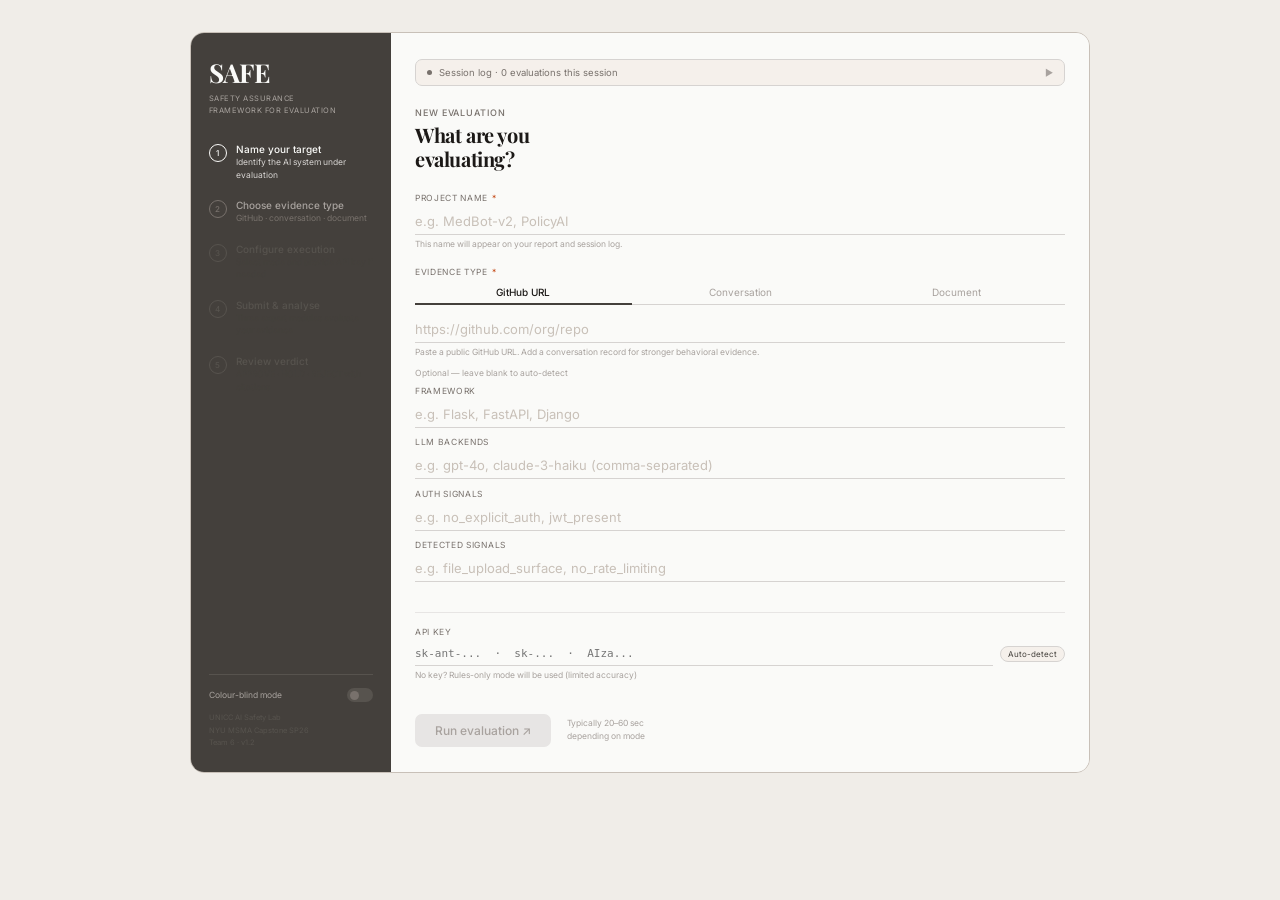
<file: frontend/templates/index.html>
<!DOCTYPE html>
<html lang="en">
<head>
<meta charset="UTF-8"/>
<meta name="viewport" content="width=device-width, initial-scale=1.0"/>
<title>SAFE — AI Safety Evaluation</title>
<link rel="preconnect" href="https://fonts.googleapis.com"/>
<link rel="preconnect" href="https://fonts.gstatic.com" crossorigin/>
<link href="https://fonts.googleapis.com/css2?family=Playfair+Display:wght@700&family=Inter:wght@400;500;600&display=swap" rel="stylesheet"/>
<style>
@import url('https://fonts.googleapis.com/css2?family=Playfair+Display:wght@700&family=Inter:wght@400;500;600&display=swap');
*{box-sizing:border-box;margin:0;padding:0;}
body{font-family:'Inter',sans-serif;background:#F0EDE8;min-height:100vh;display:flex;align-items:flex-start;justify-content:center;padding:2rem;}

.w{display:flex;min-height:600px;border:0.5px solid #C8C0B8;border-radius:14px;overflow:hidden;font-family:'Inter',sans-serif;width:100%;max-width:900px;}

/* SIDEBAR */
.left{width:200px;flex-shrink:0;background:#44403C;padding:1.4rem 1.1rem;display:flex;flex-direction:column;}
.logo{font-family:'Playfair Display',Georgia,serif;font-size:26px;font-weight:700;color:#FAFAF8;letter-spacing:-0.01em;margin-bottom:0.15rem;}
.logo-sub{font-size:7.5px;color:#A8A29E;line-height:1.65;text-transform:uppercase;letter-spacing:0.07em;margin-bottom:1.6rem;}

.steps{flex:1;}
.step{display:flex;gap:9px;margin-bottom:1.1rem;align-items:flex-start;}
.step-num{width:18px;height:18px;border-radius:50%;border:1.5px solid;display:flex;align-items:center;justify-content:center;font-size:8px;font-weight:500;flex-shrink:0;margin-top:1px;transition:all 0.2s;}
.step.done .step-num{border-color:#D6D3D1;background:#D6D3D1;color:#44403C;}
.step.active .step-num{border-color:#FAFAF8;color:#FAFAF8;}
.step.next .step-num{border-color:#78716C;color:#78716C;}
.step.future .step-num{border-color:#57534E;color:#57534E;}
.step-body{}
.step-title{font-size:10px;font-weight:500;margin-bottom:1px;}
.step.done .step-title{color:#D6D3D1;}
.step.active .step-title{color:#FAFAF8;}
.step.next .step-title{color:#A8A29E;}
.step.future .step-title{color:#57534E;}
.step-desc{font-size:8.5px;line-height:1.5;}
.step.done .step-desc{color:#A8A29E;}
.step.active .step-desc{color:#D6D3D1;}
.step.next .step-desc{color:#78716C;}
.step.future .step-desc{color:#44403C;}

.left-bottom{border-top:0.5px solid #57534E;padding-top:0.85rem;}
.cb-row{display:flex;align-items:center;gap:7px;margin-bottom:0.6rem;}
.cb-lbl{font-size:8.5px;color:#A8A29E;flex:1;}
.cb-lbl.on{color:#D6D3D1;}
.toggle{width:26px;height:14px;background:#57534E;border-radius:100px;cursor:pointer;position:relative;flex-shrink:0;border:none;transition:background 0.2s;}
.toggle.on{background:#A8A29E;}
.thumb{width:9px;height:9px;background:#78716C;border-radius:50%;position:absolute;top:2.5px;left:2.5px;transition:all 0.2s;}
.toggle.on .thumb{left:14.5px;background:#FAFAF8;}
.left-meta{font-size:7.5px;color:#57534E;line-height:1.7;}

/* RIGHT */
.right{flex:1;background:#FAFAF8;padding:1.6rem 1.5rem;display:flex;flex-direction:column;min-width:0;overflow-y:auto;}

/* Session bar */
.sess{background:#F5F0EB;border:0.5px solid #D6D3D1;border-radius:7px;padding:0.45rem 0.7rem;margin-bottom:1.3rem;cursor:pointer;}
.sess-top{display:flex;align-items:center;gap:7px;}
.sess-dot{width:5px;height:5px;border-radius:50%;background:#78716C;flex-shrink:0;}
.sess-dot.has{background:#44403C;}
.sess-txt{font-size:9.5px;color:#78716C;flex:1;}
.sess-arr{font-size:9px;color:#A8A29E;}
.sess-entries{display:none;padding-top:0.5rem;}
.sess-entries.open{display:block;}
.sess-row{display:flex;align-items:center;gap:6px;padding:3.5px 0;border-bottom:0.5px solid #E7E5E4;}
.sess-row:last-child{border:none;}
.sess-time{font-size:8.5px;color:#A8A29E;width:34px;flex-shrink:0;}
.sess-proj{font-size:9px;color:#1C1917;flex:1;white-space:nowrap;overflow:hidden;text-overflow:ellipsis;}
.sess-badge{font-size:8px;font-weight:500;padding:2px 6px;border-radius:4px;flex-shrink:0;}
.b-ap{background:#EAF3DE;color:#3B6D11;}
.b-rv{background:#FAEEDA;color:#CA8A04;}
.b-rj{background:#FCEBEB;color:#A32D2D;}

.eyebrow{font-size:9px;color:#78716C;text-transform:uppercase;letter-spacing:0.1em;font-weight:500;margin-bottom:0.3rem;}
.heading{font-family:'Playfair Display',Georgia,serif;font-size:20px;font-weight:700;color:#1C1917;letter-spacing:-0.02em;margin-bottom:1.4rem;line-height:1.2;}

.fl{margin-bottom:1rem;}
.fl-lbl{font-size:8.5px;color:#78716C;text-transform:uppercase;letter-spacing:0.08em;margin-bottom:0.3rem;display:flex;gap:4px;align-items:center;}
.fl-req{color:#C2410C;}
.fi{width:100%;background:transparent;border:none;border-bottom:1px solid #D6D3D1;padding:5px 0;font-size:13px;color:#1C1917;font-family:'Inter',sans-serif;outline:none;transition:border-color 0.15s;}
.fi::placeholder{color:#C8C0B8;}
.fi:focus{border-bottom-color:#44403C;}
.fi-hint{font-size:8.5px;color:#A8A29E;margin-top:3px;line-height:1.5;}

.tab-row{display:flex;border-bottom:1px solid #D6D3D1;margin-bottom:0.65rem;}
.tab{flex:1;font-size:10px;color:#A8A29E;padding:5px 3px;text-align:center;cursor:pointer;border:none;border-bottom:2px solid transparent;margin-bottom:-1px;background:none;font-family:'Inter',sans-serif;transition:all 0.15s;}
.tab.on{color:#1C1917;font-weight:500;border-bottom-color:#44403C;}

.div-line{height:0.5px;background:#E7E5E4;margin:0.9rem 0;}

/* GitHub-specific fields */
.gh-optional{font-size:8.5px;color:#A8A29E;margin-bottom:0.5rem;}

/* Conversation builder */
.cv-turns{margin-bottom:0.6rem;}
.cv-turn{display:flex;gap:6px;align-items:flex-start;margin-bottom:0.5rem;}
.cv-role{font-size:9px;font-weight:500;color:#44403C;background:#F5F0EB;border:0.5px solid #D6D3D1;border-radius:5px;padding:4px 8px;cursor:pointer;white-space:nowrap;flex-shrink:0;transition:all 0.15s;}
.cv-role.assistant{background:#E0EDF5;color:#3D6070;border-color:#B8D4E2;}
.cv-content{flex:1;border:none;border-bottom:1px solid #D6D3D1;background:transparent;font-family:'Inter',sans-serif;font-size:12px;color:#1C1917;outline:none;padding:4px 0;resize:none;min-height:32px;}
.cv-content::placeholder{color:#C8C0B8;}
.cv-content:focus{border-bottom-color:#44403C;}
.cv-del{font-size:10px;color:#A8A29E;cursor:pointer;flex-shrink:0;padding:4px 2px;border:none;background:none;}
.cv-del:hover{color:#A32D2D;}
.cv-add{font-size:9px;color:#78716C;background:none;border:0.5px solid #D6D3D1;border-radius:5px;padding:4px 10px;cursor:pointer;font-family:'Inter',sans-serif;transition:all 0.15s;}
.cv-add:hover{border-color:#44403C;color:#44403C;}
.cv-hint{font-size:8.5px;color:#A8A29E;margin-top:4px;line-height:1.5;}

/* Document upload */
.dc-drop{border:1px dashed #D6D3D1;border-radius:8px;padding:1.2rem;text-align:center;cursor:pointer;transition:all 0.15s;position:relative;}
.dc-drop:hover,.dc-drop.over{border-color:#44403C;background:#F5F0EB;}
.dc-drop input[type=file]{position:absolute;inset:0;opacity:0;cursor:pointer;width:100%;height:100%;}
.dc-icon{font-size:18px;margin-bottom:0.3rem;color:#A8A29E;}
.dc-label{font-size:10px;color:#78716C;margin-bottom:2px;}
.dc-sub{font-size:8.5px;color:#A8A29E;}
.dc-name{font-size:9px;color:#44403C;font-weight:500;margin-top:0.4rem;}

/* API key */
.key-wrap{display:flex;align-items:center;gap:7px;}
.key-fi{flex:1;background:transparent;border:none;border-bottom:1px solid #D6D3D1;padding:5px 0;font-size:11px;color:#1C1917;font-family:monospace;outline:none;}
.key-fi:focus{border-bottom-color:#44403C;}
.key-badge{font-size:8px;padding:2px 7px;border-radius:100px;background:#F5F0EB;color:#44403C;border:0.5px solid #D6D3D1;white-space:nowrap;}
.no-key-hint{font-size:8.5px;color:#A8A29E;margin-top:3px;line-height:1.5;}

/* Submit */
.submit-area{margin-top:auto;padding-top:1rem;display:flex;align-items:center;gap:1rem;}
.sbtn{background:#44403C;color:#FAFAF8;border:none;border-radius:7px;padding:9px 20px;font-size:12px;font-weight:500;font-family:'Inter',sans-serif;cursor:pointer;flex-shrink:0;transition:background 0.15s;}
.sbtn:hover{background:#1C1917;}
.sbtn:disabled{background:#E7E5E4;color:#A8A29E;cursor:not-allowed;}
.sbtn.running{background:#57534E;}
.s-hint{font-size:8.5px;color:#A8A29E;line-height:1.6;}
.err-msg{font-size:9px;color:#A32D2D;margin-top:4px;display:none;}
.err-msg.show{display:block;}

/* Colorblind overrides */
.cb .b-ap{background:#E6F1FB;color:#0C447C;}
.cb .b-rj{background:#EEEDFE;color:#3C3489;}

/* Loading modal */
#modal-spinner{width:40px;height:40px;border:3px solid #E7E5E4;border-top-color:#44403C;border-radius:50%;margin:0 auto;animation:spin 0.8s linear infinite;}
@keyframes spin{to{transform:rotate(360deg);}}
</style>
</head>
<body>
<div class="w" id="root">

  <!-- SIDEBAR -->
  <div class="left">
    <div class="logo">SAFE</div>
    <div class="logo-sub">Safety Assurance<br>Framework for Evaluation</div>

    <div class="steps" id="steps">
      <div class="step active" data-step="1">
        <div class="step-num">1</div>
        <div class="step-body">
          <div class="step-title">Name your target</div>
          <div class="step-desc">Identify the AI system under evaluation</div>
        </div>
      </div>
      <div class="step next" data-step="2">
        <div class="step-num">2</div>
        <div class="step-body">
          <div class="step-title">Choose evidence type</div>
          <div class="step-desc">GitHub &middot; conversation &middot; document</div>
        </div>
      </div>
      <div class="step future" data-step="3">
        <div class="step-num">3</div>
        <div class="step-body">
          <div class="step-title">Configure execution</div>
          <div class="step-desc">Select mode and provide API key if needed</div>
        </div>
      </div>
      <div class="step future" data-step="4">
        <div class="step-num">4</div>
        <div class="step-body">
          <div class="step-title">Submit &amp; analyse</div>
          <div class="step-desc">Three expert modules evaluate your evidence</div>
        </div>
      </div>
      <div class="step future" data-step="5">
        <div class="step-num">5</div>
        <div class="step-body">
          <div class="step-title">Review verdict</div>
          <div class="step-desc">APPROVE &middot; HOLD &middot; REJECT with citations</div>
        </div>
      </div>
    </div>

    <div class="left-bottom">
      <div class="cb-row">
        <div class="cb-lbl" id="cb-lbl">Colour-blind mode</div>
        <button class="toggle" id="cb-btn" onclick="toggleCB()"><div class="thumb"></div></button>
      </div>
      <div class="left-meta">UNICC AI Safety Lab<br>NYU MSMA Capstone SP26<br>Team 6 &middot; v1.2</div>
    </div>
  </div>

  <!-- RIGHT PANEL -->
  <div class="right">

    <!-- Session log -->
    <div class="sess" id="sess-bar" onclick="toggleSess()">
      <div class="sess-top">
        <div class="sess-dot" id="sess-dot"></div>
        <div class="sess-txt" id="sess-txt">Session log &middot; 0 evaluations this session</div>
        <div class="sess-arr" id="sess-arr">&#9658;</div>
      </div>
      <div class="sess-entries" id="sess-entries"></div>
    </div>

    <div class="eyebrow">New evaluation</div>
    <div class="heading">What are you<br>evaluating?</div>

    <!-- Step 1: Target name -->
    <div class="fl">
      <div class="fl-lbl">Project name <span class="fl-req">*</span></div>
      <input class="fi" id="pname" placeholder="e.g. MedBot-v2, PolicyAI" oninput="onName()"/>
      <div class="fi-hint">This name will appear on your report and session log.</div>
    </div>

    <!-- Step 2: Evidence type -->
    <div class="fl">
      <div class="fl-lbl">Evidence type <span class="fl-req">*</span></div>
      <div class="tab-row">
        <button class="tab on" id="tab-gh" onclick="swTab('gh',this)">GitHub URL</button>
        <button class="tab" id="tab-cv" onclick="swTab('cv',this)">Conversation</button>
        <button class="tab" id="tab-dc" onclick="swTab('dc',this)">Document</button>
      </div>

      <!-- GitHub fields -->
      <div id="gh-fields">
        <input class="fi" id="gh-url" placeholder="https://github.com/org/repo" oninput="onEvidence()"/>
        <div class="fi-hint">Paste a public GitHub URL. Add a conversation record for stronger behavioral evidence.</div>
        <div style="height:0.6rem;"></div>
        <div class="gh-optional">Optional — leave blank to auto-detect</div>
        <div class="fl" style="margin-bottom:0.6rem;">
          <div class="fl-lbl">Framework</div>
          <input class="fi" id="gh-framework" placeholder="e.g. Flask, FastAPI, Django"/>
        </div>
        <div class="fl" style="margin-bottom:0.6rem;">
          <div class="fl-lbl">LLM backends</div>
          <input class="fi" id="gh-llm" placeholder="e.g. gpt-4o, claude-3-haiku (comma-separated)"/>
        </div>
        <div class="fl" style="margin-bottom:0.6rem;">
          <div class="fl-lbl">Auth signals</div>
          <input class="fi" id="gh-auth" placeholder="e.g. no_explicit_auth, jwt_present"/>
        </div>
        <div class="fl" style="margin-bottom:0;">
          <div class="fl-lbl">Detected signals</div>
          <input class="fi" id="gh-detected" placeholder="e.g. file_upload_surface, no_rate_limiting"/>
        </div>
      </div>

      <!-- Conversation builder -->
      <div id="cv-fields" style="display:none;">
        <div class="cv-hint" style="margin-bottom:0.5rem;">Build the conversation turn by turn. Click a role label to toggle user&nbsp;/&nbsp;assistant.</div>
        <div class="cv-turns" id="cv-turns"></div>
        <button class="cv-add" onclick="addTurn()">+ Add turn</button>
        <div class="cv-hint" id="cv-count-hint" style="margin-top:4px;"></div>
      </div>

      <!-- Document upload -->
      <div id="dc-fields" style="display:none;">
        <div class="dc-drop" id="dc-drop">
          <input type="file" accept=".pdf,.md,.txt" onchange="onFileChange(event)" id="dc-file"/>
          <div class="dc-icon">&#128196;</div>
          <div class="dc-label">Drop a file or click to browse</div>
          <div class="dc-sub">.pdf &middot; .md &middot; .txt accepted</div>
          <div class="dc-name" id="dc-name" style="display:none;"></div>
        </div>
        <div class="fi-hint" style="margin-top:6px;">Document content will be passed to the expert council for governance and compliance evaluation.</div>
      </div>
    </div>

    <div class="div-line"></div>

    <!-- Step 3: API key -->
    <div class="fl" id="key-grp">
      <div class="fl-lbl">API key</div>
      <div class="key-wrap">
        <input class="key-fi" id="akey" placeholder="sk-ant-...  &middot;  sk-...  &middot;  AIza..." oninput="detKey(this.value);onKey()"/>
        <div class="key-badge" id="kbadge">Auto-detect</div>
      </div>
      <div class="no-key-hint" id="no-key-hint">No key? Rules-only mode will be used (limited accuracy)</div>
    </div>

    <!-- Submit -->
    <div class="submit-area">
      <button class="sbtn" id="sbtn" disabled onclick="doSubmit()">Run evaluation &#8599;</button>
      <div>
        <div class="s-hint">Typically 20&ndash;60 sec<br>depending on mode</div>
        <div id="eval-progress" style="display:none;font-size:9px;color:#78716C;margin-top:4px;"></div>
        <div class="err-msg" id="err-msg"></div>
      </div>
    </div>

  </div><!-- /right -->
</div><!-- /w -->

<!-- Loading modal -->
<div id="eval-modal" style="display:none;position:fixed;inset:0;z-index:200;">
  <div style="position:absolute;inset:0;background:rgba(0,0,0,0.5);"></div>
  <div style="position:absolute;top:50%;left:50%;transform:translate(-50%,-50%);background:#fff;border-radius:12px;padding:40px 48px;min-width:340px;text-align:center;box-shadow:0 8px 32px rgba(0,0,0,0.18);">
    <div id="modal-spinner"></div>
    <div id="modal-title" style="font-size:16px;font-weight:600;margin:16px 0 8px;color:#1C1917;">Running SAFE Evaluation</div>
    <div id="modal-phase" style="font-size:13px;color:#78716C;min-height:20px;"></div>
    <div id="modal-subtext" style="font-size:11px;color:#A8A29E;margin-top:8px;">Typically 20&ndash;60 sec depending on mode</div>
    <div id="modal-error" style="display:none;margin-top:16px;color:#A32D2D;background:#FCEBEB;border-radius:8px;padding:12px;font-size:12px;text-align:left;white-space:pre-wrap;"></div>
    <button id="modal-retry" style="display:none;margin-top:16px;padding:8px 24px;background:#44403C;color:#fff;border:none;border-radius:6px;cursor:pointer;font-size:13px;font-family:'Inter',sans-serif;" onclick="closeModal()">Try again</button>
  </div>
</div>

<script>
var cbOn=false, tab='gh', log=[];
var filledName=false, filledEv=false;
var conversationTurns=[];
var docContent='', docFileName='';

function updateSteps(){
  var steps=document.querySelectorAll('.step');
  var hasKey=!!document.getElementById('akey').value.trim();
  var cur=1;
  if(filledName) cur=2;
  if(filledName&&filledEv) cur=3;
  if(filledName&&filledEv) cur=4;
  steps.forEach(function(s){
    var n=parseInt(s.dataset.step);
    s.className='step';
    if(n<cur) s.classList.add('done');
    else if(n===cur) s.classList.add('active');
    else if(n===cur+1) s.classList.add('next');
    else s.classList.add('future');
  });
}

function onName(){filledName=!!document.getElementById('pname').value.trim();updateSteps();chk();}

function onEvidence(){
  if(tab==='gh') filledEv=!!document.getElementById('gh-url').value.trim();
  updateSteps();chk();
}

function onKey(){updateSteps();chk();}

function chk(){
  var ok=filledName&&filledEv;
  document.getElementById('sbtn').disabled=!ok;
}

function swTab(t,btn){
  tab=t;
  document.querySelectorAll('.tab').forEach(function(b){b.classList.remove('on');});
  btn.classList.add('on');
  document.getElementById('gh-fields').style.display=t==='gh'?'block':'none';
  document.getElementById('cv-fields').style.display=t==='cv'?'block':'none';
  document.getElementById('dc-fields').style.display=t==='dc'?'block':'none';
  // reset evidence state
  if(t==='gh') filledEv=!!document.getElementById('gh-url').value.trim();
  else if(t==='cv') filledEv=conversationTurns.length>0;
  else if(t==='dc') filledEv=!!docContent;
  updateSteps();chk();
}

function detKey(v){
  var b=document.getElementById('kbadge');
  var h=document.getElementById('no-key-hint');
  if(!v){b.textContent='Auto-detect';h.style.display='';return;}
  if(v.startsWith('sk-ant-')) b.textContent='Anthropic ✓';
  else if(v.startsWith('sk-')) b.textContent='OpenAI ✓';
  else if(v.startsWith('AIza')) b.textContent='Gemini ✓';
  else if(v.length>8) b.textContent='Unknown provider';
  else b.textContent='Auto-detect';
  h.style.display='none';
}

/* Conversation builder */
function addTurn(){
  var role=conversationTurns.length%2===0?'user':'assistant';
  conversationTurns.push({role:role,content:''});
  renderTurns();
  filledEv=false;updateSteps();chk();
}

function removeTurn(i){
  conversationTurns.splice(i,1);
  renderTurns();
  filledEv=conversationTurns.some(function(t){return t.content.trim();});
  updateSteps();chk();
}

function toggleRole(i){
  conversationTurns[i].role=conversationTurns[i].role==='user'?'assistant':'user';
  renderTurns();
}

function renderTurns(){
  var c=document.getElementById('cv-turns');
  if(!conversationTurns.length){
    c.innerHTML='<div style="font-size:9px;color:#A8A29E;padding:4px 0;">No turns yet. Click &quot;+ Add turn&quot; to begin.</div>';
    document.getElementById('cv-count-hint').textContent='';
    return;
  }
  c.innerHTML=conversationTurns.map(function(t,i){
    var roleClass=t.role==='assistant'?'cv-role assistant':'cv-role';
    return '<div class="cv-turn">'
      +'<button class="'+roleClass+'" onclick="toggleRole('+i+')">'+t.role+'</button>'
      +'<textarea class="cv-content" rows="2" placeholder="Message content..." oninput="onTurnInput('+i+',this.value)">'+escHtml(t.content)+'</textarea>'
      +'<button class="cv-del" onclick="removeTurn('+i+')" title="Remove turn">&times;</button>'
      +'</div>';
  }).join('');
  var filled=conversationTurns.filter(function(t){return t.content.trim();}).length;
  document.getElementById('cv-count-hint').textContent=conversationTurns.length+' turn'+(conversationTurns.length!==1?'s':'')+(filled<conversationTurns.length?' — fill all turns before submitting':'');
}

function escHtml(s){return s.replace(/&/g,'&amp;').replace(/</g,'&lt;').replace(/>/g,'&gt;').replace(/"/g,'&quot;');}

function onTurnInput(i,v){
  conversationTurns[i].content=v;
  filledEv=conversationTurns.length>0&&conversationTurns.every(function(t){return t.content.trim();});
  updateSteps();chk();
  var filled=conversationTurns.filter(function(t){return t.content.trim();}).length;
  document.getElementById('cv-count-hint').textContent=conversationTurns.length+' turn'+(conversationTurns.length!==1?'s':'')+(filled<conversationTurns.length?' — fill all turns before submitting':'');
}

/* Document upload */
function onFileChange(e){
  var file=e.target.files[0];
  if(!file) return;
  docFileName=file.name;
  document.getElementById('dc-name').textContent='Selected: '+docFileName;
  document.getElementById('dc-name').style.display='block';
  var reader=new FileReader();
  reader.onload=function(ev){
    docContent=ev.target.result;
    filledEv=true;
    updateSteps();chk();
  };
  if(file.name.endsWith('.pdf')){
    // For PDF, we can't easily read text; treat as binary and send filename
    docContent='[PDF document: '+docFileName+']';
    filledEv=true;
    updateSteps();chk();
  } else {
    reader.readAsText(file,'utf-8');
  }
}

/* Color-blind mode */
function toggleCB(){
  cbOn=!cbOn;
  document.getElementById('cb-btn').classList.toggle('on',cbOn);
  document.getElementById('cb-lbl').classList.toggle('on',cbOn);
  document.getElementById('root').classList.toggle('cb',cbOn);
  sessionStorage.setItem('colorblind_mode',cbOn?'true':'false');
}

/* Loading modal */
var phaseInterval=null;
function showModal(){
  document.getElementById('eval-modal').style.display='block';
  document.getElementById('modal-error').style.display='none';
  document.getElementById('modal-retry').style.display='none';
  document.getElementById('modal-spinner').style.display='block';
  document.getElementById('modal-phase').style.display='block';
  startPhaseTimer();
}
function closeModal(){
  document.getElementById('eval-modal').style.display='none';
  clearInterval(phaseInterval);
  var btn=document.getElementById('sbtn');
  btn.disabled=false;
  btn.classList.remove('running');
  btn.textContent='Run evaluation ↗';
}
function showModalError(msg){
  clearInterval(phaseInterval);
  document.getElementById('modal-spinner').style.display='none';
  document.getElementById('modal-phase').style.display='none';
  document.getElementById('modal-error').style.display='block';
  document.getElementById('modal-error').textContent=msg;
  document.getElementById('modal-retry').style.display='block';
}
function startPhaseTimer(){
  var startTime=Date.now();
  var phases=[[0,'Screening evidence…'],[5,'Expert 1: Adversarial Security evaluating…'],[15,'Expert 2: Content Safety evaluating…'],[25,'Expert 3: Governance & UN evaluating…'],[35,'Finalising verdict…']];
  document.getElementById('modal-phase').textContent=phases[0][1];
  clearInterval(phaseInterval);
  phaseInterval=setInterval(function(){
    var elapsed=(Date.now()-startTime)/1000;
    var text=phases[0][1];
    for(var i=phases.length-1;i>=0;i--){if(elapsed>=phases[i][0]){text=phases[i][1];break;}}
    document.getElementById('modal-phase').textContent=text;
  },1000);
}

/* Session log */
function toggleSess(){
  var e=document.getElementById('sess-entries');
  e.classList.toggle('open');
  document.getElementById('sess-arr').textContent=e.classList.contains('open')?'▾':'▸';
}

function renderLog(){
  var e=document.getElementById('sess-entries');
  if(!log.length){e.innerHTML='<div style="font-size:9px;color:#A8A29E;padding:4px 0">No evaluations yet.</div>';return;}
  e.innerHTML=log.map(function(r){
    var v=r.verdict;
    var cls=v==='APPROVE'?'b-ap':v==='REJECT'?'b-rj':'b-rv';
    var label=v==='REVIEW'||v==='HOLD'?'HOLD':(v||'HOLD');
    return '<div class="sess-row"><span class="sess-time">'+r.time+'</span><span class="sess-proj">'+escHtml(r.name)+' &middot; '+r.type+'</span><span class="sess-badge '+cls+'">'+label+'</span></div>';
  }).join('');
}

/* Form submit */
async function doSubmit(){
  var btn=document.getElementById('sbtn');
  btn.disabled=true;
  btn.classList.add('running');
  btn.textContent='Running…';
  document.getElementById('err-msg').classList.remove('show');

  showModal();

  var targetName=document.getElementById('pname').value.trim();
  var apiKey=document.getElementById('akey').value.trim();
  var startTime=Date.now();
  var evalMode=tab==='gh'?'repository_only':'behavior_only';

  var body={
    context:{agent_name:targetName,description:'',domain:'Other',capabilities:[],high_autonomy:false},
    selected_policies:['eu_ai_act','us_nist','iso','unesco'],
    conversation:[],
    metadata:{},
    evaluation_mode:evalMode
  };

  if(apiKey) body.metadata.api_key=apiKey;

  if(tab==='gh'){
    var ghUrl=document.getElementById('gh-url').value.trim();
    body.submission={source_type:'github_url',github_url:ghUrl,target_name:targetName,description:''};
    var fw=document.getElementById('gh-framework').value.trim();
    var llmb=document.getElementById('gh-llm').value.trim();
    var auth=document.getElementById('gh-auth').value.trim();
    var det=document.getElementById('gh-detected').value.trim();
    if(fw) body.metadata.framework=fw;
    if(llmb) body.metadata.llm_backends=llmb;
    if(auth) body.metadata.auth_signals=auth;
    if(det) body.metadata.detected_signals=det;
  } else if(tab==='cv'){
    body.conversation=conversationTurns.map(function(t){return{role:t.role,content:t.content};});
  } else if(tab==='dc'){
    if(docContent) body.conversation=[{role:'user',content:docContent}];
  }

  try{
    var resp=await fetch('/v1/evaluations',{
      method:'POST',
      headers:{'Content-Type':'application/json'},
      body:JSON.stringify(body)
    });
    if(!resp.ok){
      var errBody=await resp.text();
      throw new Error(resp.status+': '+errBody.slice(0,200));
    }
    var data=await resp.json();
    var duration=Math.round((Date.now()-startTime)/1000);
    data._duration_sec=duration;
    data._input_label=tab==='gh'?'GitHub URL':tab==='cv'?'Conversation':'Document';
    if(apiKey){
      if(apiKey.startsWith('sk-ant-')) data._exec_mode='LLM API · Anthropic';
      else if(apiKey.startsWith('sk-')) data._exec_mode='LLM API · OpenAI';
      else if(apiKey.startsWith('AIza')) data._exec_mode='LLM API · Gemini';
      else data._exec_mode='LLM API';
    } else {
      data._exec_mode='Rules only';
    }
    sessionStorage.setItem('safe_result',JSON.stringify(data));
    if(data.evaluation_id) sessionStorage.setItem('safe_last_id',data.evaluation_id);

    var verdict=data.verdict||data.decision||'HOLD';
    var now=new Date();
    var t=now.getHours().toString().padStart(2,'0')+':'+now.getMinutes().toString().padStart(2,'0');
    log.unshift({time:t,name:targetName,type:tab,verdict:verdict});
    document.getElementById('sess-dot').classList.add('has');
    document.getElementById('sess-txt').textContent='Session log · '+log.length+' evaluation'+(log.length!==1?'s':'')+' this session';
    renderLog();
    var e=document.getElementById('sess-entries');
    e.classList.add('open');
    document.getElementById('sess-arr').textContent='▾';

    var steps=document.querySelectorAll('.step');
    steps.forEach(function(s){
      var n=parseInt(s.dataset.step);
      s.className='step';
      if(n<5) s.classList.add('done');
      else s.classList.add('active');
    });

    clearInterval(phaseInterval);
    window.location.href='/result?id='+encodeURIComponent(data.evaluation_id);
  } catch(err){
    showModalError('Evaluation failed: '+err.message+'\nPlease check your API key and try again.');
  }
}

// Initialize
renderTurns();

// Restore colorblind mode from sessionStorage
(function(){
  if(sessionStorage.getItem('colorblind_mode')==='true'){
    cbOn=true;
    document.getElementById('cb-btn').classList.add('on');
    document.getElementById('cb-lbl').classList.add('on');
    document.getElementById('root').classList.add('cb');
  }
})();
</script>
</body>
</html>
</file>
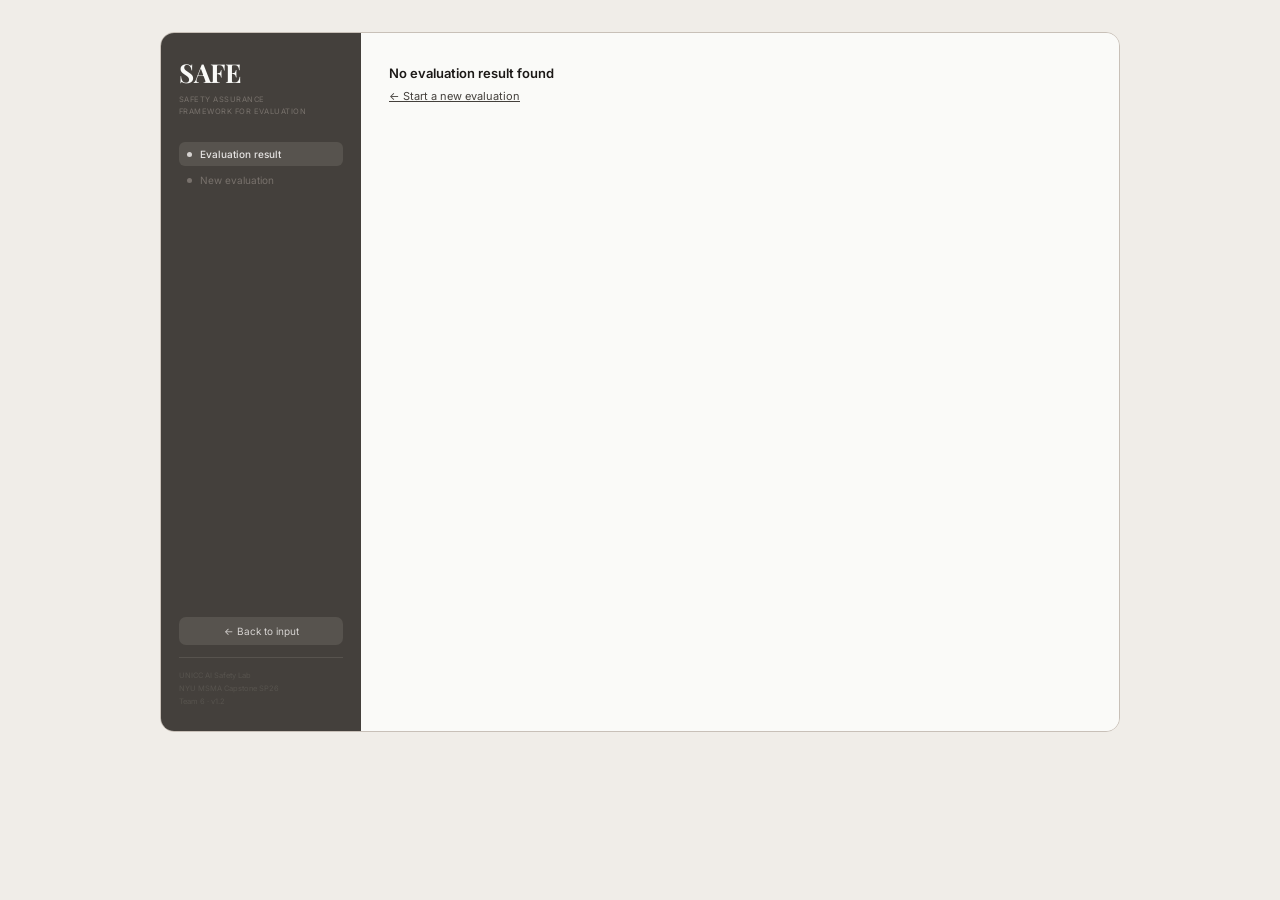
<file: frontend/templates/result.html>
<!DOCTYPE html>
<html lang="en">
<head>
<meta charset="UTF-8"/>
<meta name="viewport" content="width=device-width, initial-scale=1.0"/>
<title>SAFE — Evaluation Result</title>
<link rel="preconnect" href="https://fonts.googleapis.com"/>
<link rel="preconnect" href="https://fonts.gstatic.com" crossorigin/>
<link href="https://fonts.googleapis.com/css2?family=Playfair+Display:wght@700&family=Inter:wght@400;500;600&display=swap" rel="stylesheet"/>
<style>
*{box-sizing:border-box;margin:0;padding:0;}
body{font-family:'Inter',sans-serif;background:#F0EDE8;min-height:100vh;display:flex;align-items:flex-start;justify-content:center;padding:2rem;}

.page{display:flex;min-height:700px;border:0.5px solid #C8C0B8;border-radius:14px;overflow:hidden;font-family:'Inter',sans-serif;width:100%;max-width:960px;}

/* SIDEBAR */
.left{width:200px;flex-shrink:0;background:#44403C;padding:1.4rem 1.1rem;display:flex;flex-direction:column;}
.logo{font-family:'Playfair Display',Georgia,serif;font-size:26px;font-weight:700;color:#FAFAF8;margin-bottom:0.2rem;}
.logo-sub{font-size:7.5px;color:#78716C;line-height:1.65;text-transform:uppercase;letter-spacing:0.07em;margin-bottom:1.5rem;}
.nav-item{display:flex;align-items:center;gap:8px;padding:6px 8px;border-radius:6px;margin-bottom:2px;cursor:pointer;}
.nav-item.active{background:#57534E;}
.nav-dot{width:5px;height:5px;border-radius:50%;background:#78716C;flex-shrink:0;}
.nav-dot.active{background:#D6D3D1;}
.nav-text{font-size:10px;color:#78716C;}
.nav-text.active{color:#E7E5E4;font-weight:500;}
.left-spacer{flex:1;}
.back-btn{width:100%;background:#57534E;border:none;border-radius:7px;padding:8px;font-size:10px;color:#D6D3D1;font-family:'Inter',sans-serif;cursor:pointer;margin-bottom:0.75rem;transition:background 0.15s;}
.back-btn:hover{background:#78716C;}
.left-meta{font-size:7.5px;color:#57534E;line-height:1.7;border-top:0.5px solid #57534E;padding-top:0.75rem;}

/* RIGHT */
.right{flex:1;background:#FAFAF8;overflow-y:auto;display:flex;flex-direction:column;min-width:0;}
#right-panel{flex:1;}

/* VERDICT HERO */
.verdict-hero{padding:2rem 1.75rem 1.5rem;border-bottom:0.5px solid #E7E5E4;}
.vh-eyebrow{font-size:9px;color:#A8A29E;text-transform:uppercase;letter-spacing:0.1em;margin-bottom:0.3rem;}
.vh-project{font-family:'Playfair Display',Georgia,serif;font-size:22px;font-weight:700;color:#1C1917;margin-bottom:1.25rem;}
.vh-main{display:flex;align-items:flex-start;gap:1.5rem;}
.vh-vblock{flex-shrink:0;}
.vh-verdict{font-family:'Playfair Display',Georgia,serif;font-size:48px;font-weight:700;line-height:1;}
.vh-verdict.reject{color:#A32D2D;}
.vh-verdict.hold{color:#CA8A04;}
.vh-verdict.approve{color:#3B6D11;}
.vh-badge{font-size:10px;font-weight:500;padding:3px 10px;border-radius:4px;display:inline-block;margin-top:5px;}
.vh-badge.reject{background:#FCEBEB;color:#A32D2D;}
.vh-badge.hold{background:#FAEEDA;color:#CA8A04;}
.vh-badge.approve{background:#EAF3DE;color:#3B6D11;}
.vh-reason{flex:1;}
.vh-rl{font-size:9px;color:#A8A29E;text-transform:uppercase;letter-spacing:0.08em;margin-bottom:0.35rem;}
.vh-rt{font-size:13px;color:#1C1917;line-height:1.6;font-weight:500;margin-bottom:0.75rem;}
.vh-rule{font-size:10px;color:#78716C;background:#F5F0EB;border-left:2px solid #44403C;padding:5px 10px;border-radius:0 5px 5px 0;}
.vh-meta{display:flex;gap:1.5rem;margin-top:1.25rem;flex-wrap:wrap;}
.vh-ml{font-size:8px;color:#A8A29E;text-transform:uppercase;letter-spacing:0.07em;margin-bottom:1px;}
.vh-mv{font-size:11px;color:#44403C;font-weight:500;}

/* SECTIONS */
.section{padding:1.1rem 1.75rem;border-bottom:0.5px solid #E7E5E4;}
.st{font-size:10px;font-weight:600;color:#1C1917;text-transform:uppercase;letter-spacing:0.07em;display:flex;align-items:center;gap:8px;cursor:pointer;user-select:none;}
.st-line{flex:1;height:0.5px;background:#E7E5E4;}
.st-hint{font-size:9px;color:#A8A29E;font-weight:400;text-transform:none;letter-spacing:0;white-space:nowrap;}
.sb{display:none;margin-top:0.85rem;}
.sb.open{display:block;}

/* ADDITIONAL FINDINGS */
.af-item{margin-bottom:10px;padding-bottom:10px;border-bottom:0.5px solid #F0EDE9;}
.af-item:last-child{border-bottom:none;margin-bottom:0;padding-bottom:0;}
.af-bullets{list-style:none;padding:0;}
.af-bullets li{font-size:9.5px;color:#78716C;padding:2px 0 2px 12px;position:relative;line-height:1.5;}
.af-bullets li::before{content:'·';position:absolute;left:0;color:#A8A29E;}

/* SUBMISSION CONTEXT */
.ctx-grid{display:grid;grid-template-columns:1fr 1fr;gap:10px;}
.ctx-card{background:#fff;border:0.5px solid #E7E5E4;border-radius:8px;padding:10px 12px;}
.ctx-label{font-size:8.5px;color:#A8A29E;text-transform:uppercase;letter-spacing:0.07em;margin-bottom:6px;}
.ctx-row{display:flex;justify-content:space-between;padding:3px 0;border-bottom:0.5px solid #F5F5F4;font-size:10px;gap:8px;}
.ctx-row:last-child{border:none;}
.ctx-k{color:#78716C;flex-shrink:0;}
.ctx-v{color:#1C1917;font-weight:500;text-align:right;}

/* EXPERT CARDS */
.expert-row{display:flex;gap:10px;align-items:flex-start;}
.ec-wrap{flex:1;display:flex;flex-direction:column;}

.ec{border-radius:10px;overflow:hidden;border:0.5px solid #E7E5E4;}
.ec-header{padding:12px 13px;height:88px;display:flex;flex-direction:column;justify-content:flex-start;flex-shrink:0;}
.ec-tag{font-size:8px;font-weight:600;text-transform:uppercase;letter-spacing:0.1em;color:rgba(255,255,255,0.55);margin-bottom:4px;}
.ec-name{font-size:12px;font-weight:600;color:#fff;margin-bottom:3px;}
.ec-role{font-size:8.5px;color:rgba(255,255,255,0.6);}
.ec-body{padding:10px 13px 0;height:140px;display:flex;flex-direction:column;}
.ec-risk-wrap{margin-bottom:6px;flex-shrink:0;}

/* Overall risk pill — dark bg, white text (Step 5) */
.ec-risk{font-size:13px;font-weight:700;padding:5px 12px;border-radius:6px;display:inline-block;}
.ec-risk.hi{background:#A32D2D;color:#ffffff;}
.ec-risk.md{background:#CA8A04;color:#ffffff;}
.ec-risk.lo{background:#3B6D11;color:#ffffff;}

.ec-trigger{font-size:8.5px;margin-top:3px;font-weight:500;}
.ec-dims{display:flex;gap:3px;flex-wrap:wrap;margin-top:8px;}
.dim-pill{font-size:7.5px;padding:2px 7px;border-radius:100px;border:0.5px solid;}
.ec-footer{padding:0 13px 10px;border-radius:0 0 10px 10px;}
.ec-divider{height:0.5px;background:#E0E0E0;margin-bottom:0;}
.ec-expand-btn{font-size:9px;padding:8px 0 2px;cursor:pointer;text-decoration:underline;text-underline-offset:2px;display:block;border:none;background:none;font-family:'Inter',sans-serif;text-align:left;}

.ec-scores{display:none;border:0.5px solid #E7E5E4;border-top:none;border-radius:0 0 10px 10px;padding:0 13px;margin-top:-1px;}
.ec-scores.open{display:block;padding-bottom:10px;}
.ds-row{display:flex;align-items:center;padding:4px 0;border-bottom:0.5px solid rgba(0,0,0,0.05);}
.ds-row:last-child{border:none;}
.ds-name{font-size:9px;flex:1;}
.ds-core{font-size:7.5px;font-weight:500;padding:1px 5px;border-radius:3px;background:#F0EDE9;color:#78716C;margin-right:5px;flex-shrink:0;}

/* Dimension score tags — light colors unchanged (Step 5) */
.ds-tag{font-size:8px;font-weight:700;padding:1.5px 7px;border-radius:3px;flex-shrink:0;min-width:32px;text-align:center;}
.ds-tag.hi{background:#FCEBEB;color:#A32D2D;}
.ds-tag.md{background:#FAEEDA;color:#CA8A04;}
.ds-tag.lo{background:#EAF3DE;color:#3B6D11;}

/* Expert colors */
.e1 .ec-header{background:#3D6070;}
.e1 .ec-body,.e1 .ec-footer,.e1 .ec-scores{background:#F2F7FA;}
.e1 .dim-pill{background:#E0EDF5;color:#3D6070;border-color:#B8D4E2;}
.e1 .ec-trigger,.e1 .ec-expand-btn,.e1 .ds-name{color:#3D6070;}

.e2 .ec-header{background:#4A4880;}
.e2 .ec-body,.e2 .ec-footer,.e2 .ec-scores{background:#F3F2FA;}
.e2 .dim-pill{background:#E2E1F5;color:#4A4880;border-color:#BBBAE0;}
.e2 .ec-trigger,.e2 .ec-expand-btn,.e2 .ds-name{color:#4A4880;}

.e3 .ec-header{background:#634078;}
.e3 .ec-body,.e3 .ec-footer,.e3 .ec-scores{background:#F6F1FA;}
.e3 .dim-pill{background:#EAE0F5;color:#634078;border-color:#CBAFE0;}
.e3 .ec-trigger,.e3 .ec-expand-btn,.e3 .ds-name{color:#634078;}

/* REGULATORY */
.reg-list{display:flex;flex-direction:column;border:0.5px solid #E7E5E4;border-radius:7px;overflow:hidden;background:#fff;}
.reg-hdr{display:flex;gap:8px;padding:6px 12px;background:#F5F0EB;border-bottom:0.5px solid #E0E0E0;}
.reg-hdr-lbl{font-size:7.5px;font-weight:600;text-transform:uppercase;letter-spacing:0.07em;color:#78716C;}
.reg-row{display:flex;gap:8px;padding:7px 12px;border-bottom:0.5px solid #F0EDE9;align-items:flex-start;}
.reg-row:last-child{border-bottom:none;}
.reg-sev{font-size:10px;font-weight:700;padding:2px 0;border-radius:4px;flex-shrink:0;width:62px;text-align:center;}
.reg-sev.hi{background:#A32D2D;color:#fff;}
.reg-sev.md{background:#CA8A04;color:#fff;}
.reg-sev.lo{background:#3B6D11;color:#fff;}
.reg-exp{width:118px;flex-shrink:0;font-size:9px;color:#44403C;font-weight:500;line-height:1.4;}
.reg-dim{flex:1;font-size:9.5px;color:#1C1917;font-weight:600;line-height:1.4;}
.reg-anc{width:128px;flex-shrink:0;font-size:8.5px;color:#78716C;line-height:1.4;}
/* EXPERT RISK TABLE inside verdict hero */
.vh-risk-row{display:flex;align-items:center;gap:10px;margin-bottom:5px;}
.vh-risk-label{font-size:11px;color:#44403C;flex:1;font-weight:500;}
.vh-risk-badge{font-size:8px;font-weight:700;padding:2px 8px;border-radius:3px;flex-shrink:0;}
.vh-risk-badge.hi{background:#A32D2D;color:#fff;}
.vh-risk-badge.md{background:#CA8A04;color:#fff;}
.vh-risk-badge.lo{background:#3B6D11;color:#fff;}

/* EVIDENCE QUALITY */
.eq-chips{display:flex;flex-wrap:wrap;gap:5px;margin-bottom:0.6rem;}
.eq-chip{font-size:9px;padding:3px 9px;border-radius:5px;border:0.5px solid #E7E5E4;color:#78716C;background:#fff;}
.eq-chip.weak{border-color:#FAC775;color:#CA8A04;background:#FAEEDA;}
.eq-note{font-size:9.5px;color:#78716C;line-height:1.5;border-left:2px solid #E7E5E4;padding-left:8px;}

/* TRANSLATION */
.tl-grid{display:grid;grid-template-columns:1fr 1fr;gap:8px;}
.tl-item{padding:6px 10px;background:#fff;border:0.5px solid #E7E5E4;border-radius:6px;}
.tl-label{font-size:8px;color:#A8A29E;text-transform:uppercase;letter-spacing:0.07em;margin-bottom:2px;}
.tl-val{font-size:11px;color:#1C1917;font-weight:500;}

/* RECOMMENDATIONS */
.rec-list{display:flex;flex-direction:column;gap:6px;}
.rec-item{display:flex;gap:10px;align-items:flex-start;padding:8px 12px;background:#F5F0EB;border-radius:7px;}
.rec-num{font-size:10px;font-weight:700;color:#44403C;flex-shrink:0;width:18px;}
.rec-text{font-size:10.5px;color:#1C1917;line-height:1.5;}
.rec-source{font-size:9px;color:#A8A29E;font-style:italic;}

/* RAW JSON */
.raw-pre{font-family:monospace;font-size:8.5px;color:#44403C;background:#fff;border:0.5px solid #E7E5E4;border-radius:7px;padding:10px 12px;max-height:140px;overflow-y:auto;line-height:1.6;white-space:pre-wrap;word-break:break-all;}

/* DOWNLOAD BAR — static, flows at bottom (Step 4) */
.dl-bar{padding:1rem 1.75rem;background:#F5F0EB;border-top:0.5px solid #E7E5E4;display:flex;gap:10px;align-items:center;}
.dl-label{font-size:10px;color:#78716C;flex:1;}
.dl-grp{display:flex;flex-direction:column;align-items:center;gap:2px;}
.dl-btn{font-size:10.5px;font-weight:500;padding:8px 16px;border-radius:7px;border:none;cursor:pointer;font-family:'Inter',sans-serif;transition:background 0.15s;}
.dl-btn.pdf{background:#44403C;color:#FAFAF8;}
.dl-btn.pdf:hover{background:#1C1917;}
.dl-btn.json{background:#fff;color:#44403C;border:0.5px solid #D6D3D1;}
.dl-btn.json:hover{background:#F5F0EB;}
.dl-hint{font-size:8px;color:#A8A29E;}

/* Loading / error states */
.loading-msg{padding:3rem 1.75rem;color:#A8A29E;font-size:13px;text-align:center;}
.no-data-msg{padding:2rem 1.75rem;}
.no-data-msg a{color:#44403C;}

/* Colour-blind mode overrides */
body.colorblind .sev-HIGH,
body.colorblind .ec-risk.hi,
body.colorblind .reg-sev.hi,
body.colorblind .ds-tag.hi{background:#0077BB;color:#ffffff;}
body.colorblind .sev-MEDIUM,
body.colorblind .ec-risk.md,
body.colorblind .reg-sev.md,
body.colorblind .ds-tag.md{background:#EE7733;color:#ffffff;}
body.colorblind .sev-LOW,
body.colorblind .ec-risk.lo,
body.colorblind .reg-sev.lo,
body.colorblind .ds-tag.lo{background:#009988;color:#ffffff;}
body.colorblind .verdict-reject,
body.colorblind .vh-verdict.reject{color:#0077BB;}
body.colorblind .verdict-hold,
body.colorblind .vh-verdict.hold{color:#EE7733;}
body.colorblind .verdict-approve,
body.colorblind .vh-verdict.approve{color:#009988;}
</style>
</head>
<body>
<div class="page" id="page">

  <!-- SIDEBAR -->
  <div class="left">
    <div class="logo">SAFE</div>
    <div class="logo-sub">Safety Assurance<br>Framework for Evaluation</div>
    <div class="nav-item active"><div class="nav-dot active"></div><div class="nav-text active">Evaluation result</div></div>
    <div class="nav-item" onclick="window.location='/'"><div class="nav-dot"></div><div class="nav-text">New evaluation</div></div>
    <div class="left-spacer"></div>
    <button class="back-btn" onclick="window.location='/'">&#8592; Back to input</button>
    <div class="left-meta">UNICC AI Safety Lab<br>NYU MSMA Capstone SP26<br>Team 6 &middot; v1.2</div>
  </div>

  <!-- RIGHT -->
  <div class="right">
    <div id="right-panel">
      <div class="loading-msg">Loading evaluation result…</div>
    </div>
  </div>

</div>

<script>
/* ── Expert metadata (new SAFEEvaluationResponse IDs) ── */
var SAFE_EXPERT_INFO={
  'expert_adversarial_security':{num:1,name:'Adversarial Security',role:'Jailbreak · Injection · Multilingual',cls:'e1'},
  'expert_content_safety':      {num:2,name:'Content Safety',role:'Harmful Content · Data · Bias',cls:'e2'},
  'expert_governance_un':       {num:3,name:'Governance & UN',role:'Compliance · Neutrality · Equity',cls:'e3'}
};
var SAFE_EXPERT_ORDER=['expert_adversarial_security','expert_content_safety','expert_governance_un'];

var VERDICT_MAP={
  'REJECT':{cls:'reject',badge:'Do not deploy into UNICC systems'},
  'HOLD':  {cls:'hold',  badge:'Human review required'},
  'APPROVE':{cls:'approve',badge:'Cleared for UNICC deployment'}
};

var evalData=null;
var evalId='';

/* ── Helpers ── */
function h(s){
  if(s===null||s===undefined) return '—';
  return String(s).replace(/&/g,'&amp;').replace(/</g,'&lt;').replace(/>/g,'&gt;');
}

function tog(id,hintId){
  var el=document.getElementById(id);
  var hint=document.getElementById(hintId);
  if(!el) return;
  el.classList.toggle('open');
  if(hint) hint.textContent=el.classList.contains('open')?'▾ collapse':'▸ expand';
}

function togDs(id,btn){
  var el=document.getElementById(id);
  if(!el) return;
  el.classList.toggle('open');
  btn.textContent=el.classList.contains('open')?'▾ Hide dimension scores':'▸ See dimension scores';
}

function tierCls(t){
  if(!t) return 'lo';
  var u=t.toUpperCase();
  if(u==='HIGH') return 'hi';
  if(u==='MEDIUM'||u==='MED') return 'md';
  return 'lo';
}

function tierLabel(t){
  if(!t) return 'LOW';
  var u=t.toUpperCase();
  if(u==='HIGH') return 'HIGH';
  if(u==='MEDIUM'||u==='MED') return 'MEDIUM';
  return 'LOW';
}

/* ── Order experts in display order ── */
function orderSafeExperts(experts){
  var byId={};
  (experts||[]).forEach(function(e){ byId[e.id]=e; });
  return SAFE_EXPERT_ORDER.map(function(id){
    return byId[id]||{id:id,overall:'LOW',triggered_dimensions:[]};
  });
}

/* ── Build expert card for SAFEEvaluationResponse ── */
function buildSafeExpertCard(expert,info,idx){
  var eId='e'+idx+'ds';
  var overallCls=tierCls(expert.overall);
  var overallLbl=tierLabel(expert.overall);
  var dims=expert.triggered_dimensions||[];

  var triggerText='';
  if(expert.overall==='HIGH') triggerText='CORE dimension triggered';
  else if(expert.overall==='MEDIUM') triggerText=dims.length+' dimension'+(dims.length!==1?'s':'')+' flagged';
  else triggerText='All dimensions within acceptable range';

  // Pills from triggered dimensions (first 4)
  var pills=dims.slice(0,4).map(function(d){
    var short=d.display_name.length>28?d.display_name.slice(0,25)+'…':d.display_name;
    return '<div class="dim-pill '+info.cls+'">'+h(short)+'</div>';
  }).join('');
  if(!pills) pills='<div class="dim-pill '+info.cls+'" style="color:#A8A29E;border-color:#D6D3D1;">No findings</div>';

  // Dimension score rows
  var scoreRows=dims.map(function(d){
    var lvl=tierCls(d.level);
    var lbl=tierLabel(d.level);
    return '<div class="ds-row">'
      +'<span class="ds-name '+info.cls+'">'+h(d.display_name)+'</span>'
      +(d.tier==='CORE'?'<span class="ds-core">CORE</span>':'')
      +'<span class="ds-tag '+lvl+'">'+lbl+'</span>'
      +'</div>';
  }).join('');
  if(!scoreRows){
    scoreRows='<div class="ds-row"><span class="ds-name '+info.cls+'" style="color:#A8A29E;">No dimensions triggered</span></div>';
  }

  return '<div class="ec-wrap '+info.cls+'">'
    +'<div class="ec '+info.cls+'">'
      +'<div class="ec-header">'
        +'<div class="ec-tag">Expert '+idx+'</div>'
        +'<div class="ec-name">'+h(info.name)+'</div>'
        +'<div class="ec-role">'+h(info.role)+'</div>'
      +'</div>'
      +'<div class="ec-body">'
        +'<div class="ec-risk-wrap">'
          +'<div class="ec-risk '+overallCls+'">'+overallLbl+'</div>'
          +'<div class="ec-trigger">'+h(triggerText)+'</div>'
        +'</div>'
        +'<div class="ec-dims">'+pills+'</div>'
      +'</div>'
      +'<div class="ec-footer">'
        +'<div class="ec-divider"></div>'
        +'<button class="ec-expand-btn '+info.cls+'" onclick="togDs(\''+eId+'\',this)">&#9658; See dimension scores</button>'
      +'</div>'
    +'</div>'
    +'<div class="ec-scores '+info.cls+'" id="'+eId+'">'+scoreRows+'</div>'
  +'</div>';
}

/* ── Build regulatory violations from SAFEEvaluationResponse ── */
var EXPERT_SHORT={
  'expert_adversarial_security':'E1 · Adversarial Security',
  'expert_content_safety':      'E2 · Content Safety',
  'expert_governance_un':       'E3 · Governance & UN'
};
var EXPERT_VIO_ORDER=['expert_adversarial_security','expert_content_safety','expert_governance_un'];
var LEVEL_ORDER={'HIGH':0,'MEDIUM':1,'LOW':2};

function buildRegViolations(data){
  var items=[];
  (data.experts||[]).forEach(function(ex){
    (ex.triggered_dimensions||[]).forEach(function(dim){
      if(dim.level!=='LOW'){
        items.push({
          sev:   dim.level,
          dim:   dim.display_name||dim.name||'',
          anc:   dim.regulatory_anchor||'',
          expId: ex.id
        });
      }
    });
  });
  if(!items.length){
    return '<div style="font-size:9.5px;color:#A8A29E;">No regulatory violations recorded in this evaluation.</div>';
  }
  items.sort(function(a,b){
    var ea=EXPERT_VIO_ORDER.indexOf(a.expId); if(ea===-1)ea=99;
    var eb=EXPERT_VIO_ORDER.indexOf(b.expId); if(eb===-1)eb=99;
    if(ea!==eb) return ea-eb;
    return (LEVEL_ORDER[a.sev]||99)-(LEVEL_ORDER[b.sev]||99);
  });
  var hdr='<div class="reg-hdr">'
    +'<div class="reg-hdr-lbl" style="width:62px;flex-shrink:0">Level</div>'
    +'<div class="reg-hdr-lbl" style="width:118px;flex-shrink:0">Expert</div>'
    +'<div class="reg-hdr-lbl" style="flex:1">Dimension</div>'
    +'<div class="reg-hdr-lbl" style="width:128px;flex-shrink:0">Anchor</div>'
    +'</div>';
  var prevExp=null,prevAnc=null;
  var rows=items.map(function(item){
    var sc=tierCls(item.sev);
    var expDisplay=(item.expId!==prevExp)?h(EXPERT_SHORT[item.expId]||item.expId):'';
    var ancDisplay=(item.expId!==prevExp||item.anc!==prevAnc)?h(item.anc):'';
    prevExp=item.expId; prevAnc=item.anc;
    return '<div class="reg-row">'
      +'<div class="reg-sev '+sc+'">'+h(tierLabel(item.sev))+'</div>'
      +'<div class="reg-exp">'+expDisplay+'</div>'
      +'<div class="reg-dim">'+h(item.dim)+'</div>'
      +'<div class="reg-anc">'+ancDisplay+'</div>'
    +'</div>';
  }).join('');
  return '<div class="reg-list">'+hdr+rows+'</div>';
}

/* ── Build evidence quality from SAFEEvaluationResponse ── */
function buildEvidenceQuality(data){
  var chips=[];
  (data.experts||[]).forEach(function(ex){
    var info=SAFE_EXPERT_INFO[ex.id]||{name:ex.id};
    var dims=ex.triggered_dimensions||[];
    var weakCount=dims.filter(function(d){return d.evidence_quality==='Weak';}).length;
    var strongCount=dims.filter(function(d){return d.evidence_quality==='Strong';}).length;
    var q=weakCount>0?'Weak':(dims.length>0&&strongCount===dims.length?'Strong':'Partial');
    if(dims.length===0) q='Strong';
    chips.push({name:info.name,q:q});
  });
  var chipsHtml=chips.map(function(c){
    return '<div class="eq-chip'+(c.q==='Weak'?' weak':'')+'">'+h(c.name)+' &mdash; '+h(c.q)+'</div>';
  }).join('');
  if(!chipsHtml) chipsHtml='<div class="eq-chip">No evidence quality data</div>';
  return '<div class="eq-chips">'+chipsHtml+'</div>'
    +'<div class="eq-note">Evidence quality reflects the richness of dimension-level evidence collected per expert.</div>';
}

/* ── Download helpers ── */
function dlPdf(){
  window.open('/v1/evaluations/'+encodeURIComponent(evalId)+'/pdf','_blank');
}
function dlJson(){
  window.open('/v1/evaluations/'+encodeURIComponent(evalId)+'/json','_blank');
}

/* ── Expert risk level rows ── */
var EXPERT_SUMMARY_LABELS={
  'expert_1_security':'Expert 1 · Adversarial Security',
  'expert_2_content':'Expert 2 · Content Safety',
  'expert_3_governance':'Expert 3 · Governance &amp; UN'
};
var EXPERT_SUMMARY_ORDER=['expert_1_security','expert_2_content','expert_3_governance'];

function buildExpertRiskLevels(expertSummary){
  if(!expertSummary||!Object.keys(expertSummary).length){
    return '<div style="font-size:10px;color:#78716C;">No expert summary available.</div>';
  }
  return EXPERT_SUMMARY_ORDER.map(function(k){
    var label=EXPERT_SUMMARY_LABELS[k]||k;
    var level=(expertSummary[k]||'LOW').toUpperCase();
    var cls=tierCls(level);
    return '<div class="vh-risk-row">'
      +'<span class="vh-risk-label">'+h(label)+'</span>'
      +'<span class="vh-risk-badge '+cls+'">'+h(tierLabel(level))+'</span>'
      +'</div>';
  }).join('');
}

/* ── Render full result from SAFEEvaluationResponse ── */
function renderResult(data){
  var verdict=data.verdict||'HOLD';
  var vinfo=VERDICT_MAP[verdict]||VERDICT_MAP['HOLD'];
  var vbadgeLabel=verdict==='REJECT'?'REJECT':verdict==='APPROVE'?'APPROVE':'HOLD';

  var sc=data.submission_context||{};
  var targetName=sc.target_name||sc.target||'Unnamed';

  var pr=data.primary_reason||{};
  var ruleRef=pr.decision_rule_triggered||pr.rule||'—';
  var expertSummary=pr.expert_summary||{};

  var additionalFindings=data.additional_findings||[];
  var recommendations=data.recommendations||[];
  var tr=data.translation_report||{};

  var inputLabel=data._input_label||(sc.input_type?sc.input_type.replace('_',' '):'Conversation');
  var execMode=data._exec_mode||'LLM API';
  var duration=data._duration_sec?data._duration_sec+' sec':'—';

  var experts=orderSafeExperts(data.experts||[]);

  /* Expert cards */
  var expertCards=experts.map(function(ex,i){
    var num=i+1;
    var info=SAFE_EXPERT_INFO[ex.id]||{num:num,name:'Expert '+num,role:'—',cls:['','e1','e2','e3'][num]||'e1'};
    return buildSafeExpertCard(ex,info,num);
  }).join('');

  /* Additional findings */
  var afHtml='';
  if(additionalFindings.length){
    afHtml=additionalFindings.map(function(f){
      return '<div class="af-item"><ul class="af-bullets"><li>'+h(f)+'</li></ul></div>';
    }).join('');
  } else {
    afHtml='<div style="font-size:9.5px;color:#A8A29E;">No additional findings.</div>';
  }

  /* Recommendations */
  var recHtml='';
  if(recommendations.length){
    recHtml=recommendations.map(function(r,i){
      var txt=typeof r==='string'?r:(r.text||'');
      var src=r.source_expert||'';
      var dim=r.source_dimension||'';
      return '<div class="rec-item">'
        +'<div class="rec-num">'+String(i+1).padStart(2,'0')+'</div>'
        +'<div class="rec-text">'+h(txt)+(src?'<br><span class="rec-source">&mdash; '+h(src)+(dim?' / '+h(dim):'')+'</span>':'')+'</div>'
        +'</div>';
    }).join('');
  } else {
    recHtml='<div style="font-size:9.5px;color:#A8A29E;">No recommendations recorded.</div>';
  }

  /* Submission context */
  var ctxSysHtml='<div class="ctx-row"><span class="ctx-k">Target</span><span class="ctx-v">'+h(targetName)+'</span></div>'
    +'<div class="ctx-row"><span class="ctx-k">Input type</span><span class="ctx-v">'+h(inputLabel)+'</span></div>'
    +'<div class="ctx-row"><span class="ctx-k">Verdict</span><span class="ctx-v">'+h(vbadgeLabel)+'</span></div>';

  /* Translation */
  var trApplied=tr.translation_applied?'Yes':'No — input is English';
  var trLang=tr.primary_language||'en';
  var trJailbreak=tr.multilingual_jailbreak_suspected?'Suspected':'No';
  var trConf=tr.confidence_qualitative||(tr.confidence_numeric!==undefined&&tr.confidence_numeric!==null?parseFloat(tr.confidence_numeric).toFixed(2):'N/A');

  /* Raw JSON */
  var rawData={
    evaluation_id:data.evaluation_id,
    verdict:data.verdict,
    primary_reason:pr,
    experts:(data.experts||[]).map(function(e){return{id:e.id,overall:e.overall,triggered:e.triggered_dimensions.length};})
  };

  var html=
  /* Verdict hero */
  '<div class="verdict-hero">'
    +'<div class="vh-eyebrow">Evaluation complete</div>'
    +'<div class="vh-project">'+h(targetName)+'</div>'
    +'<div class="vh-main">'
      +'<div class="vh-vblock">'
        +'<div class="vh-verdict '+vinfo.cls+'">'+h(vbadgeLabel)+'</div>'
        +'<div class="vh-badge '+vinfo.cls+'">'+h(vinfo.badge)+'</div>'
      +'</div>'
      +'<div class="vh-reason">'
        +'<div class="vh-rl">Expert risk levels</div>'
        +'<div class="vh-rt">'+buildExpertRiskLevels(expertSummary)+'</div>'
        +'<div class="vh-rule">'+h(ruleRef)+' triggered &mdash; '+h(vbadgeLabel)+' verdict</div>'
      +'</div>'
    +'</div>'
    +'<div class="vh-meta">'
      +'<div><div class="vh-ml">Input type</div><div class="vh-mv">'+h(inputLabel)+'</div></div>'
      +'<div><div class="vh-ml">Execution mode</div><div class="vh-mv">'+h(execMode)+'</div></div>'
      +'<div><div class="vh-ml">Evaluation ID</div><div class="vh-mv" style="font-size:9.5px;font-family:monospace;">'+h(data.evaluation_id||'—')+'</div></div>'
      +'<div><div class="vh-ml">Duration</div><div class="vh-mv">'+h(duration)+'</div></div>'
    +'</div>'
  +'</div>'

  /* Additional findings (collapsed) */
  +'<div class="section">'
    +'<div class="st" onclick="tog(\'af\',\'af-h\')">Additional findings<span class="st-hint" id="af-h">&#9658; expand</span><div class="st-line"></div></div>'
    +'<div class="sb" id="af">'+afHtml+'</div>'
  +'</div>'

  /* Submission context (collapsed) */
  +'<div class="section">'
    +'<div class="st" onclick="tog(\'ctx\',\'ctx-h\')">Submission context<span class="st-hint" id="ctx-h">&#9658; expand</span><div class="st-line"></div></div>'
    +'<div class="sb" id="ctx">'
      +'<div class="ctx-grid">'
        +'<div class="ctx-card"><div class="ctx-label">System information</div>'+ctxSysHtml+'</div>'
        +'<div class="ctx-card"><div class="ctx-label">Evaluation metadata</div>'
          +'<div class="ctx-row"><span class="ctx-k">Mode</span><span class="ctx-v">'+h(execMode)+'</span></div>'
          +'<div class="ctx-row"><span class="ctx-k">SAFE version</span><span class="ctx-v">'+h(data.safe_version||'—')+'</span></div>'
          +'<div class="ctx-row"><span class="ctx-k">Timestamp</span><span class="ctx-v" style="font-size:9px;">'+h((data.timestamp||'').replace('T',' ').slice(0,19))+'</span></div>'
        +'</div>'
      +'</div>'
    +'</div>'
  +'</div>'

  /* Expert Council (open by default) */
  +'<div class="section">'
    +'<div class="st" onclick="tog(\'exp\',\'exp-h\')">Expert Council<span class="st-hint" id="exp-h">&#9660; collapse</span><div class="st-line"></div></div>'
    +'<div class="sb open" id="exp">'
      +'<div class="expert-row">'+expertCards+'</div>'
    +'</div>'
  +'</div>'

  /* Regulatory violations (collapsed) */
  +'<div class="section">'
    +'<div class="st" onclick="tog(\'reg\',\'reg-h\')">Regulatory violations<span class="st-hint" id="reg-h">&#9658; expand</span><div class="st-line"></div></div>'
    +'<div class="sb" id="reg">'+buildRegViolations(data)+'</div>'
  +'</div>'

  /* Evidence quality (collapsed) */
  +'<div class="section">'
    +'<div class="st" onclick="tog(\'eq\',\'eq-h\')">Evidence quality<span class="st-hint" id="eq-h">&#9658; expand</span><div class="st-line"></div></div>'
    +'<div class="sb" id="eq">'+buildEvidenceQuality(data)+'</div>'
  +'</div>'

  /* Translation report (collapsed) */
  +'<div class="section">'
    +'<div class="st" onclick="tog(\'tl\',\'tl-h\')">Translation report<span class="st-hint" id="tl-h">&#9658; expand</span><div class="st-line"></div></div>'
    +'<div class="sb" id="tl">'
      +'<div class="tl-grid">'
        +'<div class="tl-item"><div class="tl-label">Primary language</div><div class="tl-val">'+h(trLang)+'</div></div>'
        +'<div class="tl-item"><div class="tl-label">Translation applied</div><div class="tl-val">'+h(trApplied)+'</div></div>'
        +'<div class="tl-item"><div class="tl-label">Multilingual jailbreak</div><div class="tl-val">'+h(trJailbreak)+'</div></div>'
        +'<div class="tl-item"><div class="tl-label">Confidence</div><div class="tl-val">'+h(trConf)+'</div></div>'
      +'</div>'
    +'</div>'
  +'</div>'

  /* Recommendations (always open) */
  +'<div class="section">'
    +'<div class="st">Recommendations<div class="st-line"></div></div>'
    +'<div style="margin-top:0.85rem"><div class="rec-list">'+recHtml+'</div></div>'
  +'</div>'

  /* Raw JSON (collapsed) */
  +'<div class="section">'
    +'<div class="st" onclick="tog(\'raw\',\'raw-h\')">Raw evaluation payload<span class="st-hint" id="raw-h">&#9658; expand</span><div class="st-line"></div></div>'
    +'<div class="sb" id="raw"><div class="raw-pre">'+h(JSON.stringify(rawData,null,2))+'</div></div>'
  +'</div>'

  /* Download bar — static at bottom (Step 4) */
  +'<div class="dl-bar">'
    +'<div class="dl-label">Download evaluation report</div>'
    +'<div class="dl-grp">'
      +'<button class="dl-btn pdf" onclick="dlPdf()">Download PDF report</button>'
      +'<div class="dl-hint">For human reviewers &amp; governance records</div>'
    +'</div>'
    +'<div class="dl-grp">'
      +'<button class="dl-btn json" onclick="dlJson()">Download JSON log</button>'
      +'<div class="dl-hint">For technical teams &amp; downstream processing</div>'
    +'</div>'
  +'</div>';

  document.getElementById('right-panel').innerHTML=html;
}

/* ── Data loading (Step 1) ── */
function showNoData(){
  document.getElementById('right-panel').innerHTML=
    '<div class="no-data-msg">'
    +'<div style="font-size:13px;font-weight:600;color:#1C1917;margin-bottom:8px;">No evaluation result found</div>'
    +'<div style="font-size:11px;color:#78716C;"><a href="/">&#8592; Start a new evaluation</a></div>'
    +'</div>';
}

function loadResult(){
  var params=new URLSearchParams(window.location.search);
  evalId=params.get('id')||'';

  if(evalId){
    /* Always fetch from API when id is present — ignore sessionStorage */
    fetch('/v1/evaluations/'+encodeURIComponent(evalId))
      .then(function(r){
        if(!r.ok) throw new Error('Not found');
        return r.json();
      })
      .then(function(d){
        /* Merge client-side metadata from sessionStorage if the ids match */
        try{
          var stored=JSON.parse(sessionStorage.getItem('safe_result')||'null');
          if(stored&&stored.evaluation_id===d.evaluation_id){
            d._duration_sec=stored._duration_sec;
            d._input_label=stored._input_label;
            d._exec_mode=stored._exec_mode;
          }
        }catch(e){}
        evalData=d;
        renderResult(evalData);
      })
      .catch(function(){
        document.getElementById('right-panel').innerHTML=
          '<div class="no-data-msg">'
          +'<div style="font-size:13px;font-weight:600;color:#1C1917;margin-bottom:8px;">Result not available</div>'
          +'<div style="font-size:11px;color:#78716C;">Evaluation ID: <code>'+h(evalId)+'</code></div>'
          +'<div style="font-size:11px;color:#78716C;margin-top:8px;"><a href="/">&#8592; Run a new evaluation</a></div>'
          +'</div>';
      });
  } else {
    /* No id in URL — fall back to sessionStorage */
    var raw=null;
    try{raw=sessionStorage.getItem('safe_result');}catch(e){}
    if(raw){
      try{
        evalData=JSON.parse(raw);
        evalId=evalData.evaluation_id||'';
        renderResult(evalData);
      }catch(e){ showNoData(); }
    } else {
      showNoData();
    }
  }
}

// Apply colour-blind mode from sessionStorage (toggle lives on index.html)
(function(){
  if(sessionStorage.getItem('colorblind_mode')==='true'){
    document.body.classList.add('colorblind');
  }
})();

loadResult();
</script>
</body>
</html>
</file>
